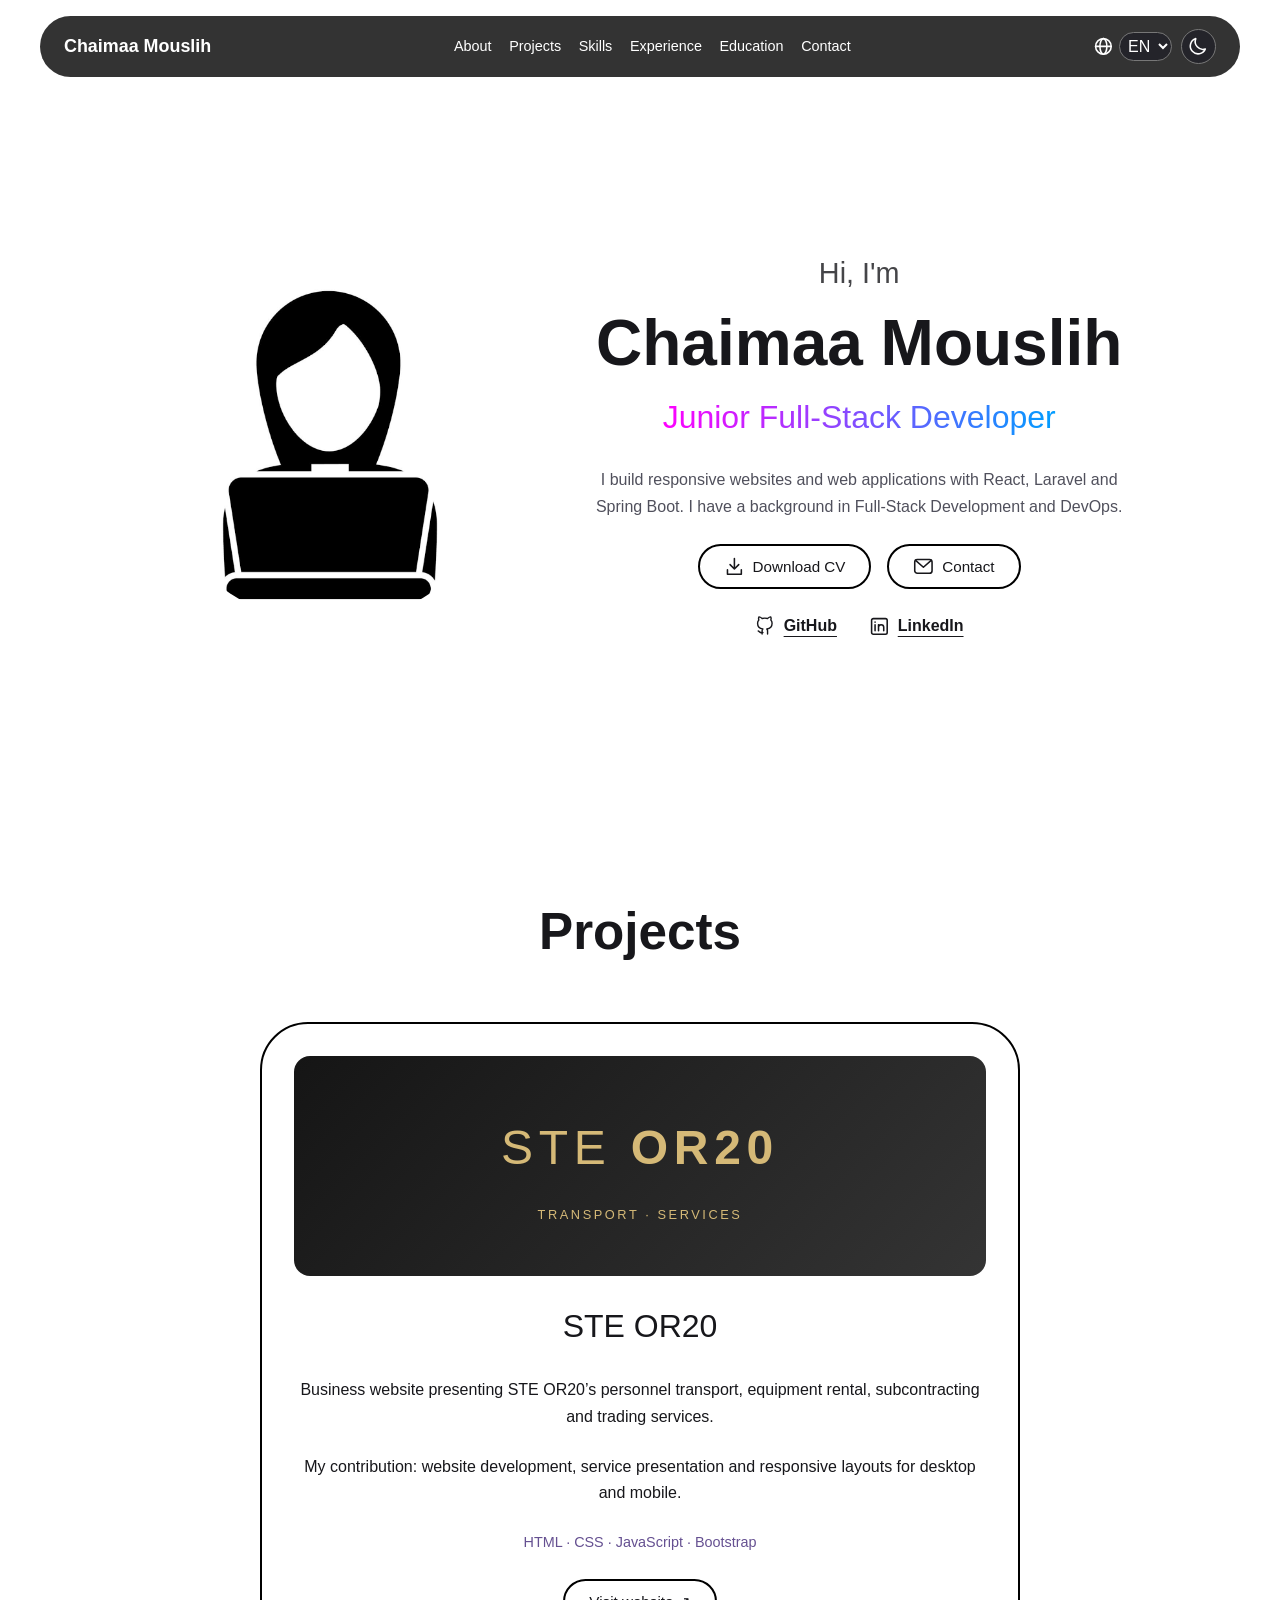
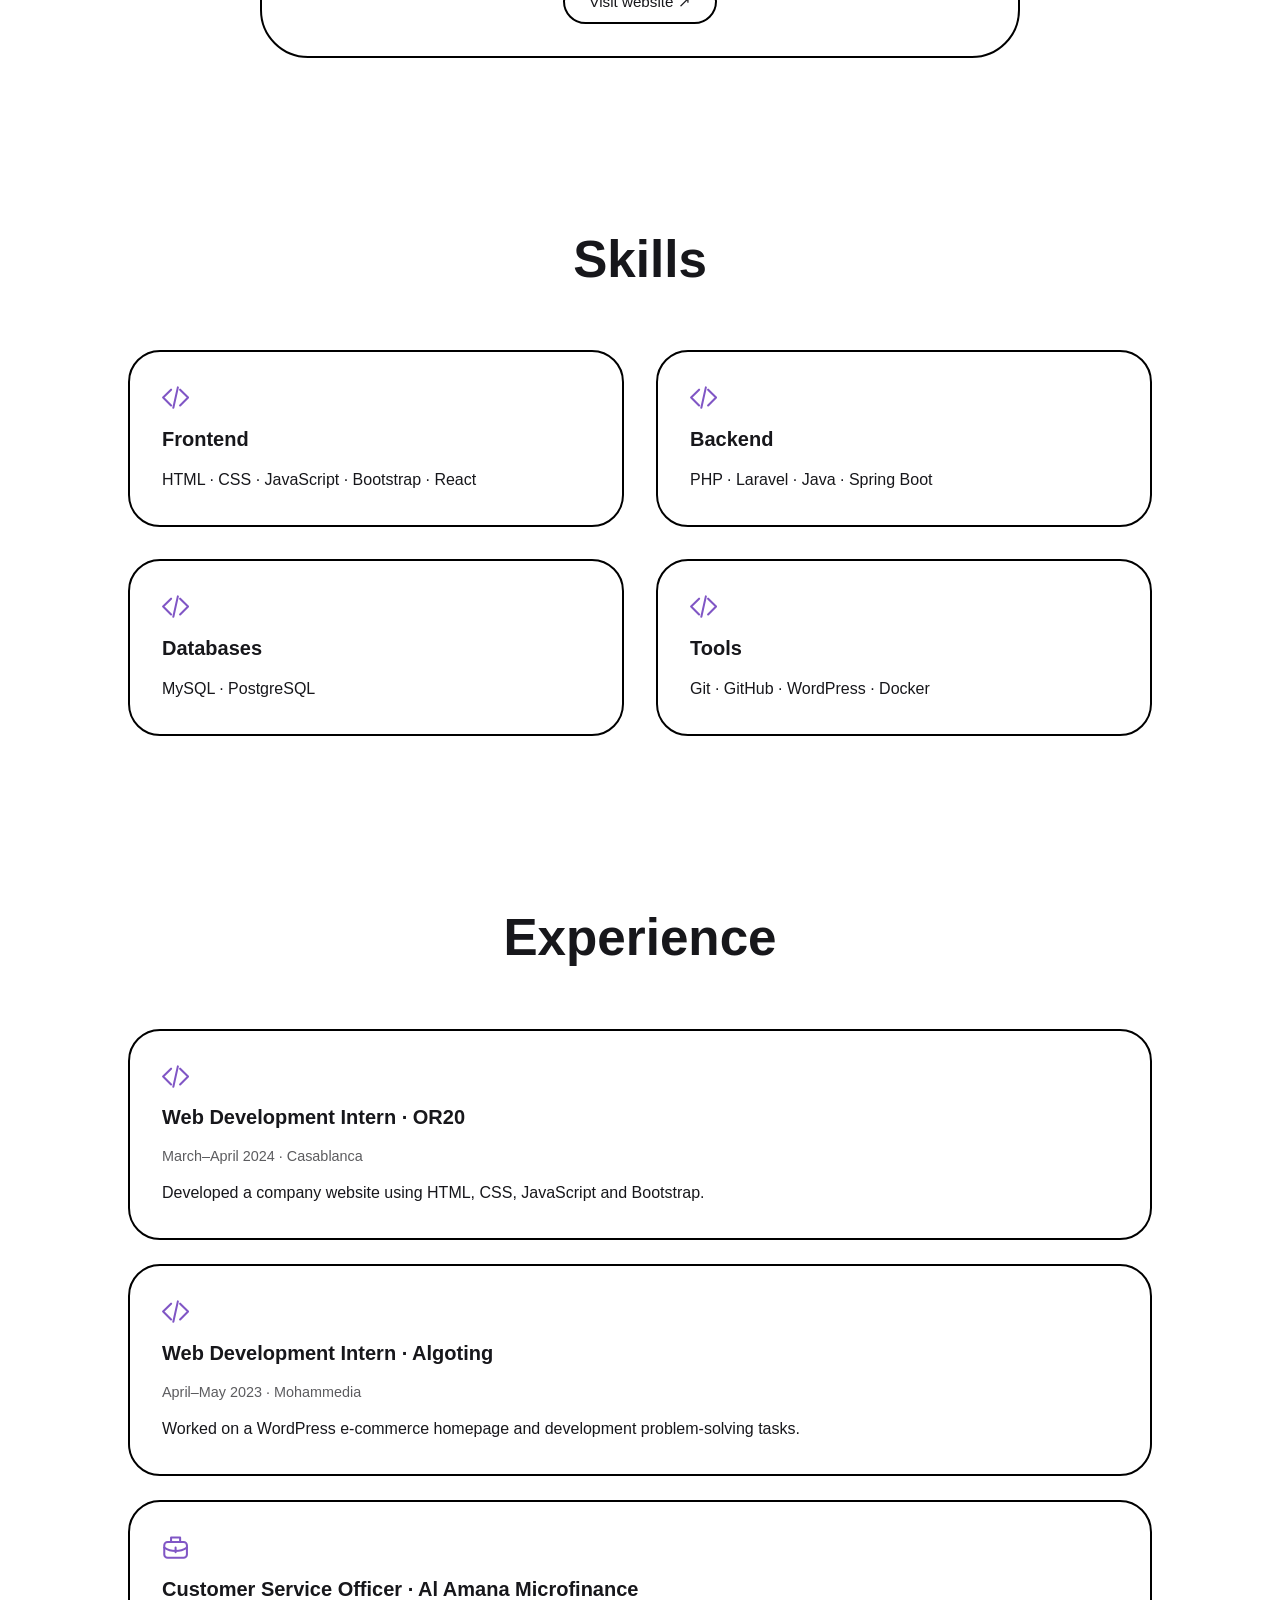
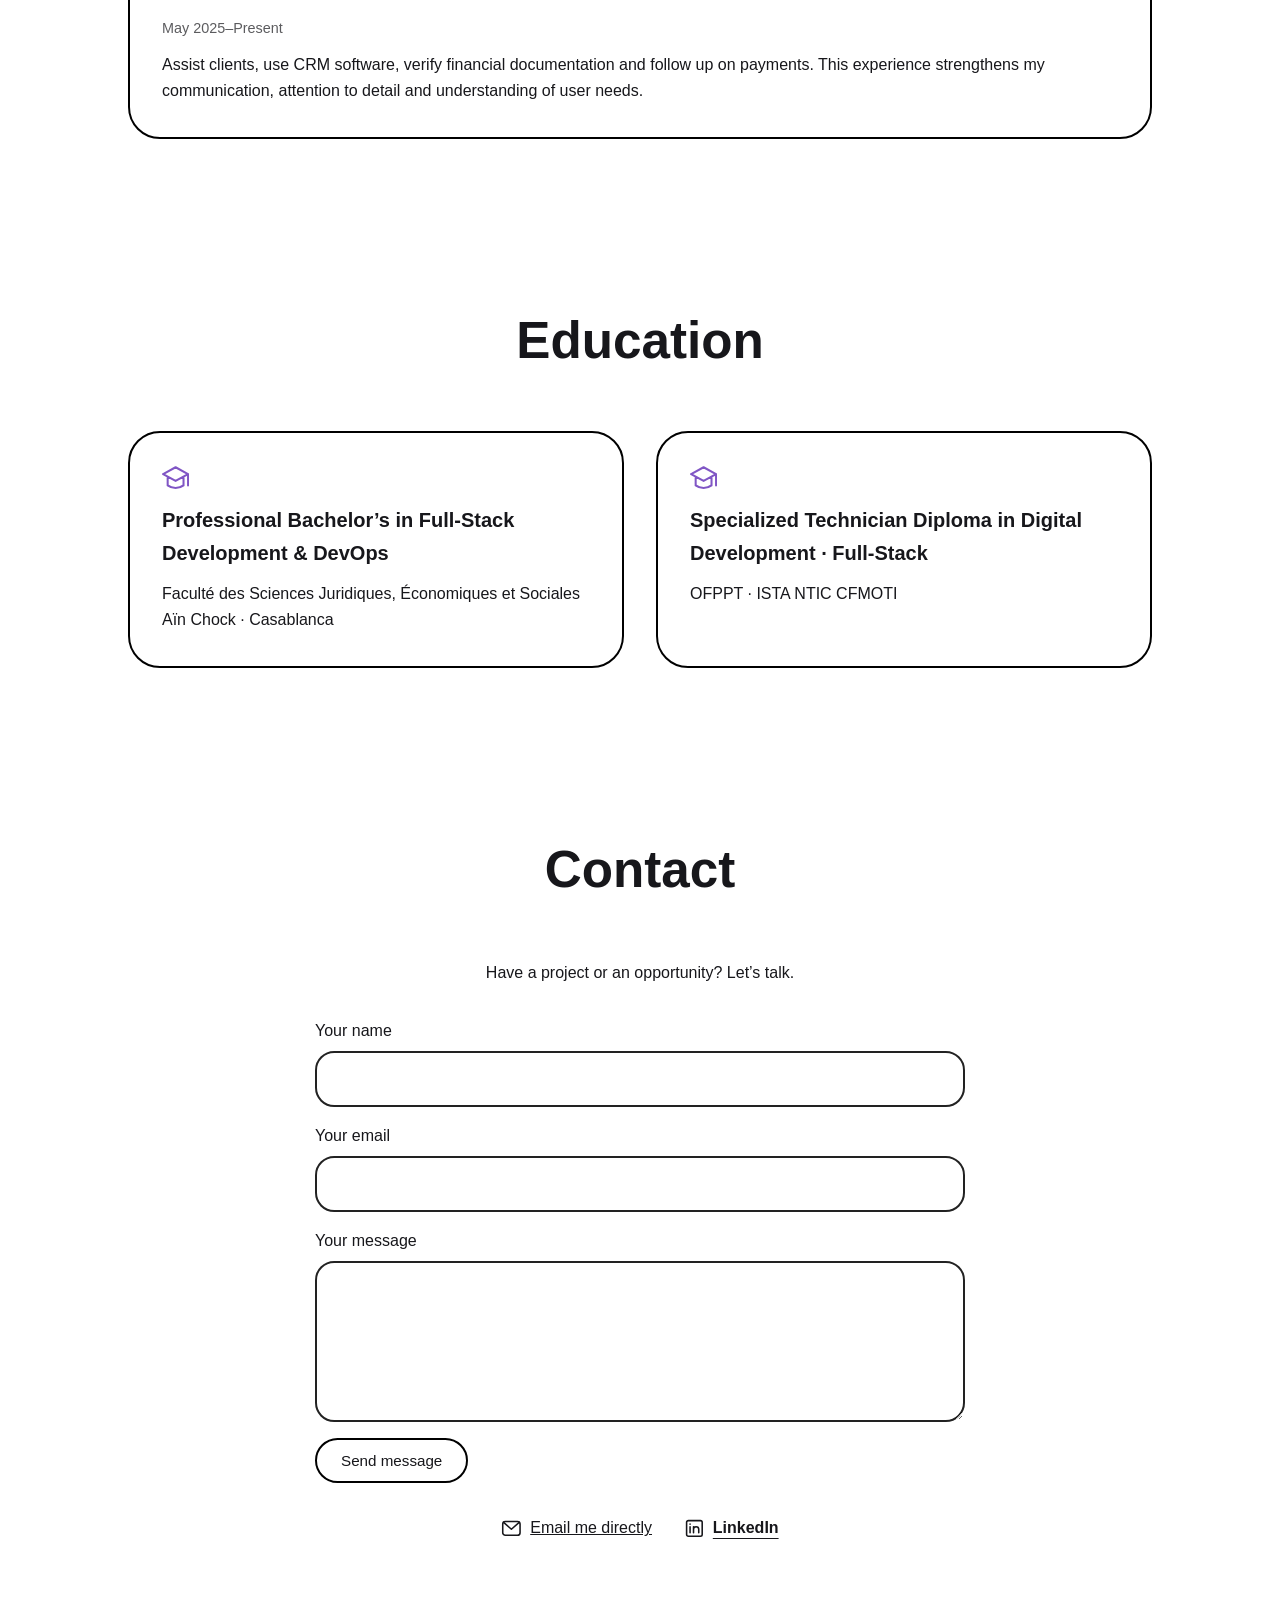
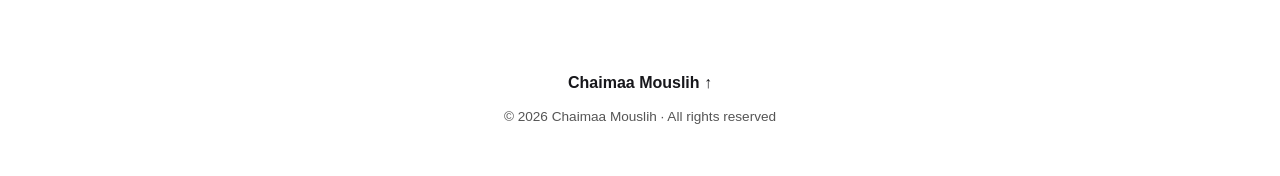
<file: index.html>
<!DOCTYPE html>
<html lang="en">

<head>
    <meta charset="UTF-8">
    <meta name="viewport" content="width=device-width, initial-scale=1">
    <title>Chaimaa Mouslih | Junior Full-Stack Developer</title>
    <meta name="description"
        content="Chaimaa Mouslih — Junior Full-Stack Developer in Casablanca. React, Laravel, Spring Boot and responsive business websites.">
    <link rel="icon" href="image1.png">
    <link rel="stylesheet" href="style.css">
    <script>try {const t = localStorage.getItem("portfolio-theme"); document.documentElement.dataset.theme = t === "dark" || t === "light" ? t : (matchMedia("(prefers-color-scheme: dark)").matches ? "dark" : "light")} catch (e) { }</script>
</head>

<body>
    <a class="skip-link" href="#about">Skip to content / Aller au contenu</a>
    <header class="header"><a href="#about" class="logo">Chaimaa Mouslih</a>
        <nav aria-label="Main navigation">
            <ul class="nav-links" id="navigation">
                <li><a href="#about"><span data-i18n="about">About</span></a></li>
                <li><a href="#projects"><span data-i18n="projects">Projects</span></a></li>
                <li><a href="#skills"><span data-i18n="skills">Skills</span></a></li>
                <li><a href="#experience"><span data-i18n="experience">Experience</span></a></li>
                <li><a href="#education"><span data-i18n="education">Education</span></a></li>
                <li><a href="#contact"><span data-i18n="contact">Contact</span></a></li>
            </ul>
        </nav>
        <div class="header-actions"><label class="language-label"><svg class="icon " viewBox="0 0 24 24" fill="none"
                    stroke="currentColor" stroke-width="1.8" stroke-linecap="round" stroke-linejoin="round"
                    aria-hidden="true">
                    <circle cx="12" cy="12" r="9" />
                    <ellipse cx="12" cy="12" rx="4" ry="9" />
                    <path d="M3 12h18" />
                </svg><select id="language" aria-label="Language / Langue">
                    <option value="en">EN</option>
                    <option value="fr">FR</option>
                </select></label><button type="button" id="theme-toggle" class="icon-button"
                aria-label="Switch to dark mode" aria-pressed="false"><svg class="icon moon-icon" viewBox="0 0 24 24"
                    fill="none" stroke="currentColor" stroke-width="1.8" stroke-linecap="round" stroke-linejoin="round"
                    aria-hidden="true">
                    <path d="M20 15A9 9 0 0 1 9 3a9 9 0 1 0 11 12Z" />
                </svg><svg class="icon sun-icon" viewBox="0 0 24 24" fill="none" stroke="currentColor"
                    stroke-width="1.8" stroke-linecap="round" stroke-linejoin="round" aria-hidden="true">
                    <circle cx="12" cy="12" r="4" />
                    <path d="M12 1v2m0 18v2M1 12h2m18 0h2M4 4l2 2m12 12 2 2M4 20l2-2M18 6l2-2" />
                </svg></button><button type="button" id="menu-icon" aria-label="Menu" aria-controls="navigation"
                aria-expanded="false"><svg class="icon " viewBox="0 0 24 24" fill="none" stroke="currentColor"
                    stroke-width="1.8" stroke-linecap="round" stroke-linejoin="round" aria-hidden="true">
                    <path d="M3 6h18M3 12h18M3 18h18" />
                </svg></button></div>
    </header>
    <main>
        <section id="about" class="about">
            <div class="about-container"><img src="image1.png" alt="Illustrated avatar of Chaimaa wearing a black hijab"
                    width="400" height="400">
                <div class="info-box">
                    <div class="text">
                        <h3 data-i18n="hello">Hi, I&#x27;m</h3>
                        <h1>Chaimaa Mouslih</h1><span data-i18n="role">Junior Full-Stack Developer</span>
                    </div>
                    <p data-i18n="intro" class="intro">I build responsive websites and web applications with React,
                        Laravel and Spring Boot. I have a background in Full-Stack Development and DevOps.</p>
                    <div class="btn-group"><a class="btn" id="cv-link" href="Chaimaa-Mouslih-CV.pdf"
                            download="Chaimaa-Mouslih-CV.pdf"><svg class="icon " viewBox="0 0 24 24" fill="none"
                                stroke="currentColor" stroke-width="1.8" stroke-linecap="round" stroke-linejoin="round"
                                aria-hidden="true">
                                <path d="M12 3v12m-5-5 5 5 5-5M4 16v5h16v-5" />
                            </svg><span data-i18n="cv">Download CV</span></a><a class="btn" href="#contact"><svg
                                class="icon " viewBox="0 0 24 24" fill="none" stroke="currentColor" stroke-width="1.8"
                                stroke-linecap="round" stroke-linejoin="round" aria-hidden="true">
                                <rect x="2" y="4" width="20" height="16" rx="3" />
                                <path d="m3 5 9 8 9-8" />
                            </svg><span data-i18n="contact">Contact</span></a></div>
                    <div class="socials"><a class="social-link" href="https://github.com/chaimaa-08" target="_blank"
                            rel="noopener noreferrer"><svg class="icon " viewBox="0 0 24 24" fill="none"
                                stroke="currentColor" stroke-width="1.8" stroke-linecap="round" stroke-linejoin="round"
                                aria-hidden="true">
                                <path
                                    d="M9 19c-4.3 1.3-4.3-2-6-2m12 4v-3.9a3.4 3.4 0 0 0-1-2.7c3.3-.4 6.8-1.6 6.8-7.3A5.7 5.7 0 0 0 19.2 3a5.3 5.3 0 0 0-.1-4S17.8-1.4 15 1a14 14 0 0 0-7 0C5.2-1.4 3.9-1 3.9-1a5.3 5.3 0 0 0-.1 4A5.7 5.7 0 0 0 2.2 7c0 5.7 3.5 6.9 6.8 7.3A3.4 3.4 0 0 0 8 17v4"
                                    transform="translate(1 2) scale(.9)" />
                            </svg>GitHub</a><a class="social-link" href="https://www.linkedin.com/in/chaimaa-mouslih/"
                            target="_blank" rel="noopener noreferrer"><svg class="icon " viewBox="0 0 24 24" fill="none"
                                stroke="currentColor" stroke-width="1.8" stroke-linecap="round" stroke-linejoin="round"
                                aria-hidden="true">
                                <rect x="3" y="3" width="18" height="18" rx="2" />
                                <path d="M7 10v7m0-10v.1M11 17v-7m0 3c0-4 6-4 6 0v4" />
                            </svg>LinkedIn</a></div>
                </div>
            </div>
        </section>
        <section id="projects" class="projects">
            <h2 data-i18n="featured" class="section-title">Projects</h2>
            <div class="projects-grid">
                <article class="project-card">
                    <div class="project-cover" aria-label="STE OR20 business website"><span>STE
                            <strong>OR20</strong></span><small>TRANSPORT · SERVICES</small></div>
                    <h3>STE OR20</h3>
                    <p data-i18n="projectdesc">Business website presenting STE OR20’s personnel transport, equipment
                        rental, subcontracting and trading services.</p>
                    <p data-i18n="contribution">My contribution: website development, service presentation and
                        responsive layouts for desktop and mobile.</p>
                    <p class="tech-tags">HTML · CSS · JavaScript · Bootstrap</p>
                    <div class="btn-group"><a class="btn" href="https://ste-or20.com" target="_blank"
                            rel="noopener noreferrer"><span data-i18n="visit">Visit website ↗</span></a></div>
                </article>
            </div>
        </section>
        <section id="skills">
            <h2 data-i18n="skills" class="section-title">Skills</h2>
            <div class="grid">
                <article class="grid-card"><svg class="icon " viewBox="0 0 24 24" fill="none" stroke="currentColor"
                        stroke-width="1.8" stroke-linecap="round" stroke-linejoin="round" aria-hidden="true">
                        <path d="m8 5-7 7 7 7m8-14 7 7-7 7M14 3l-4 18" />
                    </svg>
                    <h3 data-i18n="frontend">Frontend</h3>
                    <p>HTML · CSS · JavaScript · Bootstrap · React</p>
                </article>
                <article class="grid-card"><svg class="icon " viewBox="0 0 24 24" fill="none" stroke="currentColor"
                        stroke-width="1.8" stroke-linecap="round" stroke-linejoin="round" aria-hidden="true">
                        <path d="m8 5-7 7 7 7m8-14 7 7-7 7M14 3l-4 18" />
                    </svg>
                    <h3 data-i18n="backend">Backend</h3>
                    <p>PHP · Laravel · Java · Spring Boot</p>
                </article>
                <article class="grid-card"><svg class="icon " viewBox="0 0 24 24" fill="none" stroke="currentColor"
                        stroke-width="1.8" stroke-linecap="round" stroke-linejoin="round" aria-hidden="true">
                        <path d="m8 5-7 7 7 7m8-14 7 7-7 7M14 3l-4 18" />
                    </svg>
                    <h3 data-i18n="db">Databases</h3>
                    <p>MySQL · PostgreSQL</p>
                </article>
                <article class="grid-card"><svg class="icon " viewBox="0 0 24 24" fill="none" stroke="currentColor"
                        stroke-width="1.8" stroke-linecap="round" stroke-linejoin="round" aria-hidden="true">
                        <path d="m8 5-7 7 7 7m8-14 7 7-7 7M14 3l-4 18" />
                    </svg>
                    <h3 data-i18n="tools">Tools</h3>
                    <p>Git · GitHub · WordPress · Docker</p>
                </article>
            </div>
        </section>
        <section id="experience" class="experience">
            <h2 data-i18n="experience" class="section-title">Experience</h2>
            <div class="timeline">
                <article class="grid-card"><svg class="icon " viewBox="0 0 24 24" fill="none" stroke="currentColor"
                        stroke-width="1.8" stroke-linecap="round" stroke-linejoin="round" aria-hidden="true">
                        <path d="m8 5-7 7 7 7m8-14 7 7-7 7M14 3l-4 18" />
                    </svg>
                    <h3 data-i18n="orrole">Web Development Intern · OR20</h3>
                    <p data-i18n="ordate" class="date">March–April 2024 · Casablanca</p>
                    <p data-i18n="orbody">Developed a company website using HTML, CSS, JavaScript and Bootstrap.</p>
                </article>
                <article class="grid-card"><svg class="icon " viewBox="0 0 24 24" fill="none" stroke="currentColor"
                        stroke-width="1.8" stroke-linecap="round" stroke-linejoin="round" aria-hidden="true">
                        <path d="m8 5-7 7 7 7m8-14 7 7-7 7M14 3l-4 18" />
                    </svg>
                    <h3 data-i18n="alrole">Web Development Intern · Algoting</h3>
                    <p data-i18n="aldate" class="date">April–May 2023 · Mohammedia</p>
                    <p data-i18n="albody">Worked on a WordPress e-commerce homepage and development problem-solving
                        tasks.</p>
                </article>
                <article class="grid-card"><svg class="icon " viewBox="0 0 24 24" fill="none" stroke="currentColor"
                        stroke-width="1.8" stroke-linecap="round" stroke-linejoin="round" aria-hidden="true">
                        <rect x="2" y="7" width="20" height="14" rx="3" />
                        <path d="M8 7V3h8v4M2 12c6 4 14 4 20 0M12 12v4" />
                    </svg>
                    <h3 data-i18n="amrole">Customer Service Officer · Al Amana Microfinance</h3>
                    <p data-i18n="amdate" class="date">May 2025–Present</p>
                    <p data-i18n="ambody">Assist clients, use CRM software, verify financial documentation and follow up
                        on payments. This experience strengthens my communication, attention to detail and understanding
                        of user needs.</p>
                </article>
            </div>
        </section>
        <section id="education">
            <h2 data-i18n="education" class="section-title">Education</h2>
            <div class="grid">
                <article class="grid-card"><svg class="icon " viewBox="0 0 24 24" fill="none" stroke="currentColor"
                        stroke-width="1.8" stroke-linecap="round" stroke-linejoin="round" aria-hidden="true">
                        <path d="m1 8 11-6 11 6-11 6-11-6m4 3v7c4 3 10 3 14 0v-7m4-3v10" />
                    </svg>
                    <h3 data-i18n="degree">Professional Bachelor’s in Full-Stack Development &amp; DevOps</h3>
                    <p data-i18n="school">Faculté des Sciences Juridiques, Économiques et Sociales Aïn Chock ·
                        Casablanca</p>
                </article>
                <article class="grid-card"><svg class="icon " viewBox="0 0 24 24" fill="none" stroke="currentColor"
                        stroke-width="1.8" stroke-linecap="round" stroke-linejoin="round" aria-hidden="true">
                        <path d="m1 8 11-6 11 6-11 6-11-6m4 3v7c4 3 10 3 14 0v-7m4-3v10" />
                    </svg>
                    <h3 data-i18n="diploma">Specialized Technician Diploma in Digital Development · Full-Stack</h3>
                    <p>OFPPT · ISTA NTIC CFMOTI</p>
                </article>
            </div>
        </section>
        <section class="contact" id="contact">
            <h2 data-i18n="contact" class="section-title">Contact</h2>
            <p data-i18n="talk" class="contact-intro">Have a project or an opportunity? Let’s talk.</p>
            <form id="contact-form" action="https://formsubmit.co/chaimamouslih@gmail.com" method="POST"><input
                    type="hidden" name="_subject" value="New portfolio message — Chaimaa Mouslih"><input type="hidden"
                    name="_template" value="table"><label><span data-i18n="name">Your name</span><input name="name"
                        autocomplete="name" required maxlength="100"></label><label><span data-i18n="email">Your
                        email</span><input name="email" type="email" autocomplete="email" required
                        maxlength="254"></label><label><span data-i18n="message">Your message</span><textarea
                        name="message" rows="5" required maxlength="5000"></textarea></label><button class="btn"
                    type="submit"><span data-i18n="send">Send message</span></button>
                <p id="contact-status" role="status" hidden></p>
            </form>
            <div class="contact-links"><a href="mailto:chaimamouslih@gmail.com"><svg class="icon " viewBox="0 0 24 24"
                        fill="none" stroke="currentColor" stroke-width="1.8" stroke-linecap="round"
                        stroke-linejoin="round" aria-hidden="true">
                        <rect x="2" y="4" width="20" height="16" rx="3" />
                        <path d="m3 5 9 8 9-8" />
                    </svg><span data-i18n="emaildirect">Email me directly</span></a><a class="social-link"
                    href="https://www.linkedin.com/in/chaimaa-mouslih/" target="_blank" rel="noopener noreferrer"><svg
                        class="icon " viewBox="0 0 24 24" fill="none" stroke="currentColor" stroke-width="1.8"
                        stroke-linecap="round" stroke-linejoin="round" aria-hidden="true">
                        <rect x="3" y="3" width="18" height="18" rx="2" />
                        <path d="M7 10v7m0-10v.1M11 17v-7m0 3c0-4 6-4 6 0v4" />
                    </svg>LinkedIn</a></div>
        </section>
    </main>
    <footer><a href="#about">Chaimaa Mouslih ↑</a>
        <p>© 2026 Chaimaa Mouslih · <span data-i18n="rights">All rights reserved</span></p>
    </footer>
    <script src="script.js"></script>
</body>

</html>
</file>
<file: style.css>
* {
    margin: 0;
    padding: 0;
    box-sizing: border-box;
    font-family: 'Poppins';
    text-decoration: none;
    scroll-behavior: smooth;
    list-style: none;
}

header {
    position: fixed;
    top: 1rem;
    left: 50%;
    transform: translate(-50%);
    display: flex;
    align-items: center;
    justify-content: center;
    gap: 5rem;
    background-color: rgba(0, 0, 0, 0.8);
    backdrop-filter: blur(8px);
    color: white;
    padding: 0.5rem 1.5rem;
    border-radius: 3rem;
    z-index: 1000;
}

.logo {
    color: white;
    font-size: 1.3rem;
    font-weight: 600;
    text-wrap: nowrap;
    transition: 0.3s ease-in-out;
}

.logo:hover {
    transform: scale(1.1);
}

.nav-links {
    display: flex;
    gap: 2rem;
}

li a {
    position: relative;
    color: white;
    font-weight: 300;
}

li a::before {
    position: absolute;
    content: '';
    width: 0;
    left: 0;
    height: 5px;
    top: 25px;
    border-radius: 1rem;
    transition: 0.3s ease-in-out;
    background: linear-gradient(to right, rgb(0, 157, 255), rgb(255, 0, 255));
}

li a:hover::before {
    width: 100%;
}

.visit-btn {
    padding: 0.8rem 1.5rem;
    border-radius: 3rem;
    border: none;
    font-weight: 500;
    font-size: 1rem;
    color: white;
    cursor: pointer;
    text-wrap: nowrap;
    transition: 0.3 ease-in-out;
    background: linear-gradient(to right, rgb(0, 157, 255), rgb(255, 0, 255));
}

.visit-btn:hover {
    background: linear-gradient(to right, rgb(255, 0, 255), rgb(0, 157, 255));
    transform: scale(1.03);
}

#menu-icon {
    font-size: 2rem;
    display: none;
}

section {
    min-height: 100vh;
    padding: 8rem 12%;
    width: 100%;
    position: relative;
}

.about {
    display: flex;
    align-items: center;
    justify-content: center;
}

.about .about-container {
    display: flex;
    align-items: center;
    justify-content: center;
    gap: 10rem;
}

.about img {
    width: 30vw;
    border-radius: 50%;
}

.info-box {
    display: flex;
    flex-direction: column;
    text-align: center;
    align-items: center;
    justify-content: center;
    gap: 1.5rem;
}

.info-box h3 {
    font-size: 1.8rem;
    font-weight: 500;
    opacity: 0.8;
}

.info-box h1 {
    font-size: 4rem;
    font-weight: 600;
}

.info-box span {
    background: linear-gradient(to right, rgb(255, 0, 255), rgb(0, 157, 255));
    background-clip: text;
    color: transparent;
    font-size: 2rem;
}

.btn-group {
    display: flex;
    gap: 1rem;
}

.btn {
    border-radius: 3rem;
    padding: 0.5rem 1.5rem;
    border: 2px solid black;
    cursor: pointer;
    font-weight: 500;
    text-wrap: nowrap;
    transition: 0.2s ease-in-out;
}

.btn:hover {
    background-color: black;
    color: white;
}

.socials {
    display: flex;
    gap: 2rem;
}

.socials i {
    font-size: 2.5rem;
    cursor: pointer;
    transition: 0.2 ease-in-out;
}

.socials i:hover {
    transform: scale(1.1);
}

.section-title {
    text-align: center;
    font-size: 4rem;
    font-weight: 600;
    margin-bottom: 3rem;
}

.experience-info {
    display: flex;
    align-items: center;
    justify-content: center;
    justify-content: center;
    gap: 5rem;
}

.experience img {
    width: 24vw;
    border-radius: 3rem;
}

.grid {
    display: grid;
    grid-template-columns: repeat(2, 1fr);
    gap: 2rem;
}

.grid-card {
    border: 2px solid black;
    border-radius: 3rem;
    padding: 3rem;
    display: flex;
    flex-direction: column;
    align-items: baseline;
    justify-content: left;
    cursor: pointer;
    transition: 0.2 ease-in-out;
}

.grid-card:hover {
    transform: scale(1.02);
    background-color: black;
    color: white;
}

.grid-card i {
    font-size: 1.5rem;
    margin-bottom: 1rem;
}

.grid-card span {
    font-size: 1.5rem;
    font-weight: 500;
    background: linear-gradient(to right, rgb(0, 157, 255), rgb(255, 0, 255));
    background-clip: text;
    color: transparent;
}

::-webkit-scrollbar {
    width: 20px;
}

::-webkit-scrollbar-track {
    background-color: rgb(219, 219, 219);
}

::-webkit-scrollbar-thumb {
    background: linear-gradient(to bottom, rgb(0, 157, 255), rgb(255, 0, 255));
}


.projects-grid{
    display: grid;
    grid-template-columns: repeat(auto-fit,minmax(300px,1fr));
    gap: 2rem;
}
.project-card{
    padding: 3rem 2rem;
    display: flex;
    flex-direction: column;
    align-items: center;
    justify-content: center;
    text-align: center;
    gap: 1.5rem;
    border: 2px solid black;
    border-radius: 3rem;
    cursor: pointer;
    transition: 0.3 ease-in-out;
}
.project-card:hover{
    background-color: black;
    color: white;
    transform: translateY(-10px)scale(1.02);
}
.project-card img{
    width: 20vw;
    border-radius: 1rem;
}
.project-card:hover .btn{
    border: 2px solid white;
    color: white;
}
.project-card:hover .btn:hover{
    border: 2px solid white;
    background-color: white;
    color: black;
}
.project-card h3{
    font-size: 2rem;
    font-weight: 500;
}
/*contact section*/
.input-box{
    display: flex;
    flex-direction: column;
    align-items: center;
    justify-content: center;
    text-align: center;
    gap: 2rem;
    margin-top: 5rem;
}
.input-box input{
    border-radius: 3rem;
    border: 2px solid black;
    padding: 2rem 8rem;
    font-size: 3rem;
}
.input-box input::placeholder{
    font-size: 3rem;
}
.input{
    position: relative;
}
.input i{
    position: absolute;
    font-size: 4rem;
    top: 50%;
    left: 10px;
    transform: translate(50%,-50%);
}

footer{
    bottom: 0;
    left: 0;
    height: 10rem;
    width: 100%;
    display: flex;
    flex-direction: column;
    gap: 1rem;
    align-items: center;
    justify-content: center;
}
footer ul{
    display: flex;
    align-items: center;
    gap: 3rem;
}
footer ul li a{
    color: black;
    font-weight: 600;
}
.copyright{
    font-size: 300;
    margin-top: 2rem;
}
/*responsive style*/
@media(max-width:1280px){
    header{
        padding: 1rem 2rem;
        gap: 2rem;
    }
    .about .about-container{
        gap: 3rem;
    }
    .experience-info{
        flex-direction: column;
    }
    .input-box input{
        padding: 2rem 5rem;
        font-size: 2.5rem;
    }
    .input input::placeholder{
        font-size: 2.5rem;
    }
    .input-box i{
        font-size: 2.5rem;
    }
}


@media(max-width:768px){
    header{
        gap: 1rem;
        padding: 1rem 1rem;
    }
    header .logo{
        font-size: 1rem;
    }
    header .visit-btn{
        display: none;
    }
    .about-container{
        flex-direction: column;
    }
    .input-box input{
        padding: 1rem 2rem;
        font-size: 1.8rem;
    }
    .input-box input::placeholder{
        font-size: 1.5rem;
    }
    .input-box i{
        display: none;
    } 
    .grid{
        grid-template-columns: repeat(1,1fr);
    }
    .experience-info img{
        width: 70vw;
    }   
}

@media(max-width:600px){
    header #menu-icon{
        display: block;
    }
    .nav-links{
        position: absolute;
        top: 100%;
        margin-top: 1rem;
        width: 100%;
        padding: 1rem;
        color: white;
        display: flex;
        flex-direction: column;
        text-align: center;
        background: rgba(0, 0, 0, 0.9);
        border-radius: 3rem;
        display: none;
    }
    .nav-links li{
        margin-top: 1.5rem;
        padding: 1rem;
    }
    .nav-links.active{
        display: block;
    }
    header{
        padding: 1rem 5rem;
        gap: 8rem;
    }
    header .logo{
        font-size: 1.5rem;
    }
    .about-container img{
        width: 80vw;
    }
    .input-box input{
        padding: 0.5rem 3rem;
        width: 80%;
        font-size: 1.5rem;
    } 
    .input-box input::placeholder{
        font-size: 1.5rem;
    } 
    footer ul{
        gap: 1rem;
    }  
}
/* Preserve the original rounded, monochrome and gradient visual style. */
body{font-family:'Segoe UI',Arial,sans-serif;color:#17171b;background:#fff;line-height:1.65}*{font-family:inherit}a{color:inherit}button,input,textarea,select{font:inherit}header{width:calc(100% - 32px);max-width:1200px;justify-content:space-between;gap:1rem;padding:.8rem 1.5rem}.logo{font-size:1.12rem}.nav-links{gap:1.1rem}.nav-links a{font-size:.9rem}.header-actions{display:flex;align-items:center;gap:.8rem}.language-label{display:flex;align-items:center;gap:.3rem}.language-label select{color:white;background:#24242a;border:1px solid #777;border-radius:2rem;padding:.25rem;cursor:pointer}#menu-icon{border:0;background:none;color:white;cursor:pointer;padding:.2rem}section{min-height:0;padding:5rem 10%;scroll-margin-top:5rem}.about{min-height:90vh;padding-top:10rem}.about .about-container{gap:5rem;max-width:1150px}.about img{width:28vw;max-width:360px;height:auto;aspect-ratio:1;object-fit:contain}.info-box{max-width:570px}.info-box h1{font-size:clamp(2.3rem,5vw,4rem);line-height:1.15;margin:.6rem 0}.info-box span{font-size:clamp(1.35rem,3vw,2rem)}.info-box .btn span{font-size:inherit;background:none;color:inherit}.intro{color:#50505c;max-width:540px}.social-link{font-weight:600;text-decoration:underline;text-underline-offset:5px}.btn{display:inline-flex;align-items:center;justify-content:center;background:white;color:#17171b;font-size:.95rem;white-space:normal;text-align:center}.btn-group{flex-wrap:wrap;justify-content:center}.section-title{font-size:clamp(2rem,4vw,3.2rem)}.grid-card{padding:2rem;border-radius:2rem;gap:.7rem;cursor:default}.grid-card h3{font-size:1.25rem}.grid-card:hover{transform:translateY(-3px)}.date{font-size:.9rem;opacity:.7}.timeline{display:grid;gap:1.5rem}.projects-grid{grid-template-columns:minmax(0,760px);justify-content:center}.project-card{padding:2rem;cursor:default}.project-cover{width:100%;min-height:220px;background:linear-gradient(135deg,#151515,#343434);color:#d5b977;border-radius:1rem;display:flex;flex-direction:column;justify-content:center;align-items:center;gap:1rem}.project-cover span{font-size:3rem;letter-spacing:.12em}.project-cover small{font-size:.8rem;letter-spacing:.2em}.tech-tags{font-size:.9rem;color:#655091}.project-card:hover .tech-tags{color:#d1bbff}.contact-intro{text-align:center;margin-bottom:2rem}#contact-form{max-width:650px;margin:auto;display:grid;gap:1rem}#contact-form label{display:grid;gap:.4rem;font-weight:500}#contact-form input,#contact-form textarea{width:100%;min-width:0;border:2px solid #222;border-radius:1.2rem;padding:.8rem 1rem;background:white;color:#17171b}#contact-form textarea{resize:vertical}#contact-form .btn{justify-self:start}.form-note{font-size:.85rem;color:#666}.contact-links{display:flex;justify-content:center;gap:2rem;margin-top:2rem}.contact-links a{text-decoration:underline}footer{height:auto;padding:3rem 1rem;text-align:center;gap:.6rem}footer>a{font-weight:600}footer p{font-size:.85rem;color:#555}:focus-visible{outline:3px solid #8250d7;outline-offset:5px}.skip-link{position:fixed;top:-100px;left:16px;z-index:2000;background:white;padding:10px}.skip-link:focus{top:10px}::-webkit-scrollbar{width:9px}
@media(max-width:1000px){header .nav-links{position:absolute;top:100%;left:0;margin-top:1rem;width:100%;padding:1rem;background:#191919;border-radius:1.5rem;display:none;text-align:center}header .nav-links.active{display:flex;flex-direction:column}header .nav-links li{margin:0;padding:.5rem}header #menu-icon{display:block}.about .about-container{gap:2.5rem}.about img{width:30vw}}
@media(max-width:768px){section{padding:4rem 6%}.about{padding-top:9rem;min-height:0}.about .about-container{flex-direction:column}.about img{width:60vw;max-width:280px}.grid{grid-template-columns:1fr}.grid-card{padding:1.5rem}.socials{font-size:1rem}.project-card{padding:1.25rem}.project-cover{min-height:180px}header{padding:.65rem 1rem;gap:.5rem}header .logo{font-size:1rem}.contact-links{gap:1rem;flex-wrap:wrap}}
@media(prefers-reduced-motion:reduce){*{scroll-behavior:auto!important;transition:none!important;transform:none!important}header{transform:translateX(-50%)!important}}
/* Self-contained icons and visitor-selected color mode. */
.icon{width:1.3rem;height:1.3rem;flex-shrink:0;vertical-align:middle}.btn,.social-link,.contact-links>a{gap:.5rem;align-items:center}.social-link,.contact-links>a{display:inline-flex}.grid-card>.icon{width:1.7rem;height:1.7rem;color:#8056c5}.icon-button{display:inline-flex;align-items:center;justify-content:center;border:1px solid #777;border-radius:50%;width:2.2rem;height:2.2rem;color:white;background:#24242a;cursor:pointer}.sun-icon{display:none}html[data-theme="dark"] .sun-icon{display:block}html[data-theme="dark"] .moon-icon{display:none}html{color-scheme:light}html[data-theme="dark"]{color-scheme:dark}html[data-theme="dark"] body{background:#121216;color:#efedf5}html[data-theme="dark"] .intro,html[data-theme="dark"] .form-note,html[data-theme="dark"] footer p{color:#bdb9cb}html[data-theme="dark"] .grid-card,html[data-theme="dark"] .project-card{background:#1b1b23;border-color:#55515f}html[data-theme="dark"] .grid-card:hover,html[data-theme="dark"] .project-card:hover{background:#252332;color:#fff}html[data-theme="dark"] .btn{background:transparent;border-color:#aaa3ba;color:#f0edf7}html[data-theme="dark"] .btn:hover{background:#f0edf7;color:#17171b;border-color:#f0edf7}html[data-theme="dark"] #contact-form input,html[data-theme="dark"] #contact-form textarea{background:#1b1b23;border-color:#777080;color:#f0edf7}html[data-theme="dark"] .tech-tags{color:#c7acf4}html[data-theme="dark"] .grid-card>.icon{color:#c7acf4}html[data-theme="dark"] .skip-link{background:#24242c;color:white}html[data-theme="dark"] ::-webkit-scrollbar-track{background:#24242c}header .header-actions{gap:.55rem}#menu-icon .icon{width:1.6rem;height:1.6rem}
@media(max-width:400px){header .logo{font-size:.88rem}header{padding:.65rem .7rem}.header-actions{gap:.35rem!important}.language-label{gap:.15rem}.language-label .icon{width:1rem}.icon-button{width:2rem;height:2rem}.language-label select{font-size:.8rem}}

/* White light palette; dark mode remains unchanged. */
html:not([data-theme="dark"]) body{background:#ffffff}
html:not([data-theme="dark"]) .btn,html:not([data-theme="dark"]) #contact-form input,html:not([data-theme="dark"]) #contact-form textarea,html:not([data-theme="dark"]) .skip-link{background:#ffffff}
html:not([data-theme="dark"]) .btn:hover{background:#17171b;color:white}

/* Social icons lift on hover and keyboard focus. */
.social-link .icon,a[href^="mailto:"] .icon{transition:transform .22s ease,color .22s ease;transform-origin:center}
.social-link:hover .icon,.social-link:focus-visible .icon,a[href^="mailto:"]:hover .icon,a[href^="mailto:"]:focus-visible .icon{transform:translateY(-5px) scale(1.2);color:#8056c5}
html[data-theme="dark"] .social-link:hover .icon,html[data-theme="dark"] .social-link:focus-visible .icon,html[data-theme="dark"] a[href^="mailto:"]:hover .icon,html[data-theme="dark"] a[href^="mailto:"]:focus-visible .icon{color:#c7acf4}
@media(prefers-reduced-motion:reduce){.social-link .icon,a[href^="mailto:"] .icon{transition:none;transform:none!important}}
</file>
